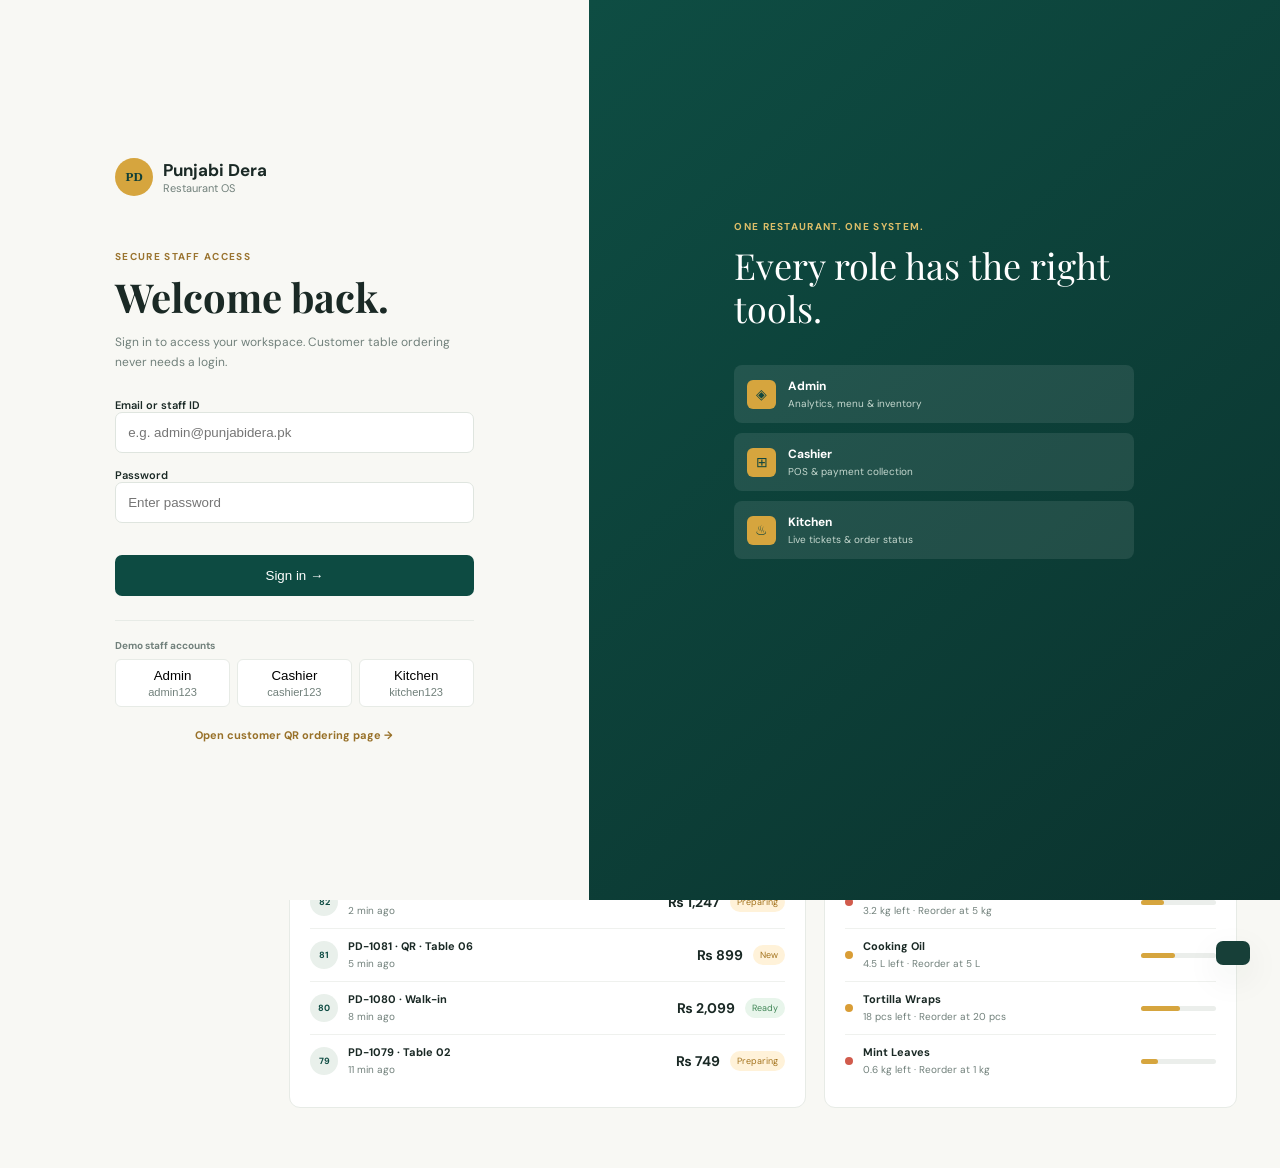
<file: punjabi-dera-complete-restaurant-management-demo/index.html>
<!doctype html>
<html lang="en">
<head>
  <meta charset="UTF-8" />
  <meta name="viewport" content="width=device-width, initial-scale=1.0" />
  <title>Punjabi Dera | Restaurant OS Demo</title>
  <link rel="preconnect" href="https://fonts.googleapis.com">
  <link rel="preconnect" href="https://fonts.gstatic.com" crossorigin>
  <link href="https://fonts.googleapis.com/css2?family=DM+Sans:wght@400;500;600;700&family=Playfair+Display:wght@600;700&display=swap" rel="stylesheet">
  <link rel="stylesheet" href="style.css" />
</head>
<body>
  <section class="auth-screen" id="authScreen">
    <div class="auth-panel">
      <div class="auth-brand"><div class="brand-mark">PD</div><div><strong>Punjabi Dera</strong><span>Restaurant OS</span></div></div>
      <div class="auth-copy"><span class="tag">SECURE STAFF ACCESS</span><h1>Welcome back.</h1><p>Sign in to access your workspace. Customer table ordering never needs a login.</p></div>
      <form id="loginForm"><label>Email or staff ID<input id="loginUser" autocomplete="username" placeholder="e.g. admin@punjabidera.pk" required></label><label>Password<input id="loginPass" type="password" autocomplete="current-password" placeholder="Enter password" required></label><p class="auth-error" id="authError"></p><button class="auth-submit" type="submit">Sign in <span>→</span></button></form>
      <div class="demo-accounts"><b>Demo staff accounts</b><button type="button" class="demo-login" data-user="admin@punjabidera.pk">Admin <small>admin123</small></button><button type="button" class="demo-login" data-user="cashier@punjabidera.pk">Cashier <small>cashier123</small></button><button type="button" class="demo-login" data-user="kitchen@punjabidera.pk">Kitchen <small>kitchen123</small></button></div>
      <a class="customer-link" href="customer.html">Open customer QR ordering page →</a>
    </div>
    <div class="auth-visual"><div class="auth-visual-content"><span class="tag">ONE RESTAURANT. ONE SYSTEM.</span><h2>Every role has the right tools.</h2><div class="role-cards"><div><i>◈</i><span><b>Admin</b><small>Analytics, menu & inventory</small></span></div><div><i>⊞</i><span><b>Cashier</b><small>POS & payment collection</small></span></div><div><i>♨</i><span><b>Kitchen</b><small>Live tickets & order status</small></span></div></div></div></div>
  </section>
  <div class="app-shell">
    <aside class="sidebar">
      <div class="brand"><div class="brand-mark">PD</div><div><strong>Punjabi Dera</strong><span>Restaurant OS</span></div></div>
      <nav>
        <button class="nav-link active" data-view="dashboard" data-roles="admin,cashier"><i>⌂</i> Overview</button>
        <button class="nav-link" data-view="pos" data-roles="admin,cashier"><i>⊞</i> Point of Sale</button>
        <button class="nav-link" data-view="orders" data-roles="admin,cashier,kitchen"><i>◴</i> Live Orders <b id="orderBadge">6</b></button>
        <button class="nav-link" data-view="ledgers" data-roles="admin,cashier"><i>₨</i> Ledgers</button>
        <button class="nav-link" data-view="inventory" data-roles="admin"><i>▤</i> Inventory</button>
        <button class="nav-link" data-view="tables" data-roles="admin,cashier"><i>▦</i> Table manager</button>
        <button class="nav-link" data-view="qr" data-roles="admin,cashier"><i>▦</i> QR Ordering</button>
        <button class="nav-link" data-view="menu" data-roles="admin"><i>☷</i> Menu Manager</button>
        <button class="nav-link" data-view="reviews" data-roles="admin"><i>★</i> Guest Ratings</button>
      </nav>
      <div class="sidebar-bottom"><div class="venue"><span class="online-dot"></span><div><strong>Punjabi Dera, Gujrat</strong><small>Open · 11:00 AM – 12:00 AM</small></div></div><button class="help" id="logoutButton">↪ &nbsp; Sign out</button></div>
    </aside>
    <main>
      <header><div><p id="eyebrow">FRIDAY, 31 JULY</p><h1 id="pageTitle">Good afternoon, Ahsan <span>✦</span></h1></div><div class="header-actions"><button class="role-chip" id="currentRole">Administrator</button><button class="icon-btn" title="Notifications">♧<em></em></button><button class="profile" id="profileInitials">AE</button></div></header>

      <section class="view active" id="dashboard">
        <div class="hero-card"><div><div class="tag">TODAY AT A GLANCE</div><h2>Service is moving smoothly.</h2><p>Keep the momentum going — 6 orders are in the kitchen.</p><button class="gold-btn" data-open="pos">Open POS <span>→</span></button></div><div class="hero-art"><div class="plate">♨</div><div class="order-pulse"><b>6</b><span>orders<br>in progress</span></div></div></div>
        <div class="metrics"><article><span class="metric-icon amber">₨</span><p>Today’s sales</p><h3>₨ 42,860</h3><small class="up">↑ 18.4% <i>vs. yesterday</i></small></article><article><span class="metric-icon green">⌁</span><p>Orders</p><h3>36</h3><small class="up">↑ 12.5% <i>vs. yesterday</i></small></article><article><span class="metric-icon pink">★</span><p>Guest rating</p><h3>4.8 <i>/ 5</i></h3><small>Based on 128 reviews</small></article><article><span class="metric-icon blue">▤</span><p>Low stock items</p><h3 class="warning-text">4</h3><small class="warning-text">Needs your attention</small></article></div>
        <div class="dashboard-grid"><article class="panel sales-panel"><div class="panel-head"><div><h3>Sales performance</h3><p>Revenue for the last 7 days</p></div><button class="select">This week⌄</button></div><div class="chart"><div class="chart-labels"><span>₨45k</span><span>₨30k</span><span>₨15k</span><span>₨0</span></div><svg viewBox="0 0 600 210" preserveAspectRatio="none"><defs><linearGradient id="fill" x1="0" x2="0" y1="0" y2="1"><stop stop-color="#dcae4a" stop-opacity=".3"/><stop offset="1" stop-color="#dcae4a" stop-opacity="0"/></linearGradient></defs><path class="gridline" d="M0 15H600M0 75H600M0 135H600M0 195H600"/><path d="M0 170 C35 160 42 125 82 139 S135 97 170 115 S218 150 254 105 S315 74 350 91 S400 117 430 68 S495 98 526 43 S564 55 600 21 L600 210 L0 210Z" fill="url(#fill)"/><path class="line" d="M0 170 C35 160 42 125 82 139 S135 97 170 115 S218 150 254 105 S315 74 350 91 S400 117 430 68 S495 98 526 43 S564 55 600 21"/></svg><div class="days"><span>Sat</span><span>Sun</span><span>Mon</span><span>Tue</span><span>Wed</span><span>Thu</span><span>Fri</span></div></div></article>
          <article class="panel bestsellers"><div class="panel-head"><div><h3>Top sellers</h3><p>Today’s favourites</p></div><button class="text-btn" data-open="menu">View menu</button></div><div class="seller"><span class="food-emoji">🍗</span><div><b>Chicken Chargha Roll</b><small>22 sold</small></div><strong>₨ 6,578</strong></div><div class="seller"><span class="food-emoji">🍢</span><div><b>Malai Boti</b><small>18 sold</small></div><strong>₨ 5,382</strong></div><div class="seller"><span class="food-emoji">🍔</span><div><b>Zinger Burger</b><small>15 sold</small></div><strong>₨ 6,000</strong></div><div class="seller"><span class="food-emoji">🥙</span><div><b>Special Shawarma</b><small>12 sold</small></div><strong>₨ 6,588</strong></div></article>
        </div>
        <div class="dashboard-grid bottom-grid"><article class="panel orders-snapshot"><div class="panel-head"><div><h3>Recent orders</h3><p>Latest activity from all channels</p></div><button class="text-btn" data-open="orders">View all</button></div><div id="recentOrders"></div></article><article class="panel stock-alert"><div class="panel-head"><div><h3>Inventory alerts</h3><p>Items running low</p></div><button class="text-btn" data-open="inventory">Manage</button></div><div id="stockAlerts"></div></article></div>
      </section>

      <section class="view" id="pos"><div class="section-heading"><div><div class="tag">COUNTER TERMINAL</div><h2>Point of Sale</h2><p>Create an order, send it to the kitchen, and take payment.</p></div><div class="table-pill">Table <select id="tableSelect"><option>Walk-in</option><option>Table 01</option><option>Table 02</option><option>Table 03</option></select></div></div><div class="pos-layout"><div class="pos-menu"><div class="menu-toolbar"><div class="search">⌕ <input id="menuSearch" placeholder="Search the menu..." /></div><button class="category active" data-category="All">All</button><button class="category" data-category="BBQ">BBQ</button><button class="category" data-category="Rolls">Rolls</button><button class="category" data-category="Burgers">Burgers</button><button class="category" data-category="Paratha">Paratha</button><button class="category" data-category="Drinks">Drinks</button></div><div class="menu-grid" id="posMenu"></div></div><aside class="cart"><div class="cart-head"><div><h3>Current order</h3><p id="cartMeta">Walk-in · Dine in</p></div><button id="clearCart" class="text-btn">Clear</button></div><div id="cartItems" class="cart-items"><div class="empty-cart">Your order is empty.<br><span>Tap a menu item to add it.</span></div></div><div class="bill"><div><span>Subtotal</span><b id="subtotal">₨ 0</b></div><div><span>Service charge <small>(5%)</small></span><b id="service">₨ 0</b></div><div class="total"><span>Total</span><strong id="total">₨ 0</strong></div></div><div class="payment-choice"><button class="pay-mode active">Cash</button><button class="pay-mode">Card</button><button class="pay-mode">Online</button></div><button id="payButton" class="pay-btn">Charge ₨ 0 <span>→</span></button></aside></div></section>

      <section class="view" id="orders"><div class="section-heading"><div><div class="tag">KITCHEN & SERVICE</div><h2>Live orders</h2><p>Keep every ticket moving from the table to the kitchen.</p></div><button class="gold-btn" data-open="pos">+ New order</button></div><div class="order-tabs"><button class="active">All <b>6</b></button><button>New <b>2</b></button><button>Preparing <b>3</b></button><button>Ready <b>1</b></button></div><div class="kanban" id="kanban"></div></section>

      <section class="view" id="inventory"><div class="section-heading"><div><div class="tag">STOCK CONTROL</div><h2>Inventory</h2><p>Ingredient levels, costs, and reorder alerts in one place.</p></div><button class="gold-btn" id="addStock">+ Add stock item</button></div><div class="inventory-top"><article class="mini-stat"><span>₨</span><div><small>Inventory value</small><b>₨ 184,500</b></div></article><article class="mini-stat"><span>✓</span><div><small>In stock</small><b>28 items</b></div></article><article class="mini-stat danger"><span>!</span><div><small>Low stock</small><b>4 items</b></div></article><article class="mini-stat"><span>◷</span><div><small>Last updated</small><b>Just now</b></div></article></div><article class="panel table-panel"><div class="table-head"><div class="search small">⌕ <input id="stockSearch" placeholder="Search inventory..." /></div><button class="select">All categories⌄</button></div><table><thead><tr><th>ITEM</th><th>CATEGORY</th><th>IN STOCK</th><th>REORDER AT</th><th>UNIT COST</th><th>STATUS</th><th></th></tr></thead><tbody id="inventoryRows"></tbody></table></article></section>

      <section class="view" id="ledgers"><div class="section-heading"><div><div class="tag">FINANCE & RECONCILIATION</div><h2>POS ledgers</h2><p>Sales, payment, service-charge, and cash records created from completed orders.</p></div><button class="outline-btn" id="exportLedger">⇩ Export CSV</button></div><div class="ledger-balances" id="ledgerBalances"></div><article class="panel ledger-panel"><div class="ledger-toolbar"><div><h3>Journal entries</h3><p>Double-entry activity for the current service day</p></div><div><button class="select" id="ledgerFilter">All accounts⌄</button><button class="gold-btn" id="cashDrop">+ Cash drop</button></div></div><table><thead><tr><th>TIME / REF</th><th>ACCOUNT</th><th>DESCRIPTION</th><th>DEBIT</th><th>CREDIT</th><th>METHOD</th></tr></thead><tbody id="ledgerRows"></tbody></table></article><article class="panel ledger-notes"><h3>How this works</h3><div><span>1</span><p>Every paid POS ticket creates a sales and payment entry automatically.</p></div><div><span>2</span><p>Cash, card and online collections stay separate for end-of-day reconciliation.</p></div><div><span>3</span><p>Cash drops create a transfer from Cash on Hand to the Bank Deposit ledger.</p></div></article></section>

      <section class="view" id="tables"><div class="section-heading"><div><div class="tag">FLOOR & SEATING</div><h2>Table manager</h2><p>Add, remove, and monitor dining tables for every service area.</p></div><button class="gold-btn" id="addTable">+ Add table</button></div><div class="floor-summary" id="floorSummary"></div><div class="floor-tabs"><button class="active">Main dining</button><button>Family section</button><button>Outdoor</button></div><div class="tables-grid" id="tablesGrid"></div></section>

      <section class="view" id="qr"><div class="section-heading"><div><div class="tag">SELF-SERVICE ORDERING</div><h2>QR ordering</h2><p>Let guests scan, browse, and order straight from their table.</p></div><button class="outline-btn" id="printQr">⎙ Print QR sheet</button></div><div class="qr-layout"><article class="qr-showcase"><div class="qr-copy"><span class="tag">TABLE-SIDE MENU</span><h2>A better way to<br>take dine-in orders.</h2><p>Each table gets its own QR code. Guests order from their phone and the ticket lands directly in your POS.</p><div class="qr-features"><span>✓ No app needed</span><span>✓ Live menu & prices</span><span>✓ Direct to kitchen</span></div></div><div class="phone"><div class="phone-screen"><div class="mini-logo">PD</div><b>Punjabi Dera</b><small>Table 06</small><div class="mobile-dish">🍗</div><strong>Malai Boti</strong><span>₨ 299</span><button>Add to order</button></div></div></article><div class="table-qr-grid" id="qrTables"></div></div></section>

      <section class="view" id="menu"><div class="section-heading"><div><div class="tag">MENU & PRICING</div><h2>Menu manager</h2><p>Manage your customer menu and POS items.</p></div><button class="gold-btn" id="addMenu">+ Add menu item</button></div><div class="menu-summary"><span><b>48</b> active items</span><span><b>8</b> categories</span><span><b>4.8 ★</b> average item rating</span></div><div class="manager-grid" id="menuManager"></div></section>

      <section class="view" id="reviews"><div class="section-heading"><div><div class="tag">GUEST EXPERIENCE</div><h2>Guest ratings</h2><p>Feedback collected after QR and counter orders.</p></div><button class="outline-btn">↗ Invite feedback</button></div><div class="rating-summary"><article><div class="big-rating">4.8</div><div><div class="stars">★★★★★</div><b>Excellent</b><p>Based on 128 verified guest reviews</p></div></article><div class="rating-bars"><div><span>5 ★</span><i><b style="width:82%"></b></i><em>105</em></div><div><span>4 ★</span><i><b style="width:13%"></b></i><em>17</em></div><div><span>3 ★</span><i><b style="width:4%"></b></i><em>5</em></div><div><span>2 ★</span><i><b style="width:1%"></b></i><em>1</em></div></div></div><div class="reviews-grid"><article class="panel review"><div><span class="avatar">SK</span><b>Sana Khan</b><small>Today · QR order · Table 03</small><strong class="stars">★★★★★</strong></div><p>“The Malai Boti was incredibly tender and the table ordering was so easy. We’ll be back!”</p><span class="review-tag">Food quality</span></article><article class="panel review"><div><span class="avatar green-avatar">AH</span><b>Ali Hassan</b><small>Yesterday · Counter order</small><strong class="stars">★★★★★</strong></div><p>“Great family platter and quick service. Lovely atmosphere too.”</p><span class="review-tag">Service</span></article><article class="panel review"><div><span class="avatar orange-avatar">MF</span><b>Mahnoor Fatima</b><small>Yesterday · QR order · Table 07</small><strong class="stars">★★★★<i>★</i></strong></div><p>“Delicious food, especially the Chicken Chargha Roll. Very good value.”</p><span class="review-tag">Value</span></article></div></section>
    </main>
  </div>
  <div class="toast" id="toast"></div><div class="modal-backdrop" id="modal"><div class="modal"><button class="close-modal">×</button><div id="modalContent"></div></div></div>
  <link rel="stylesheet" href="ledger.css" />
  <script src="app.js"></script>
  <script src="auth.js"></script>
  <script src="ledger.js"></script>
  <link rel="stylesheet" href="restaurant.css" />
  <script src="restaurant.js"></script>
</body>
</html>
</file>
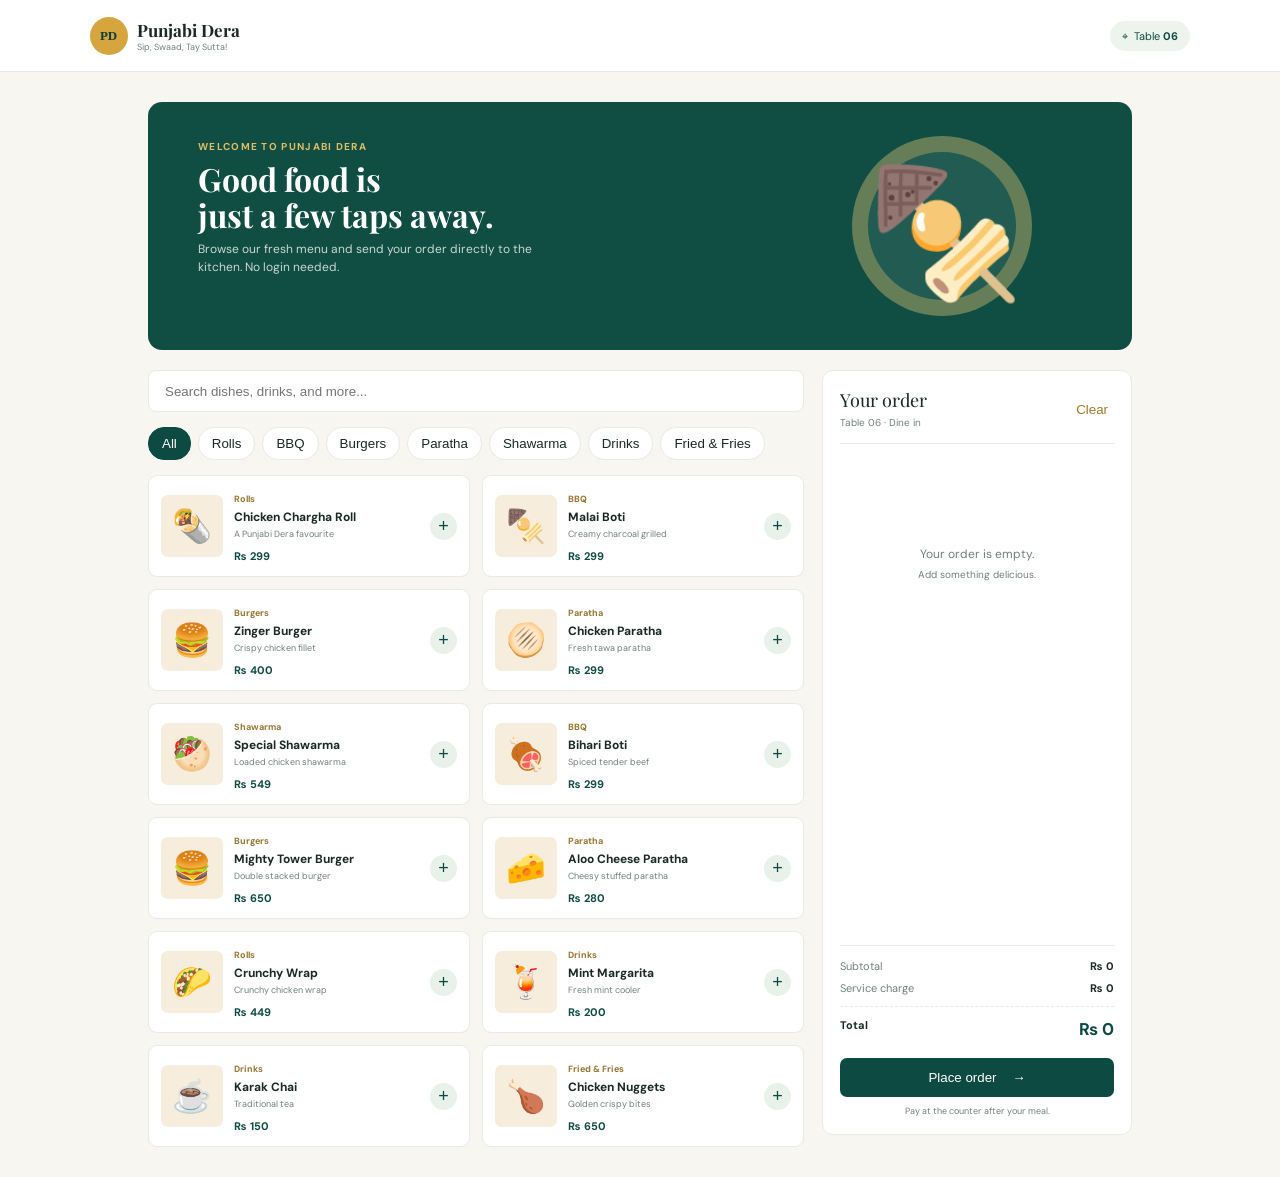
<file: punjabi-dera-complete-restaurant-management-demo/customer.html>
<!doctype html><html lang="en"><head><meta charset="UTF-8"><meta name="viewport" content="width=device-width, initial-scale=1.0"><title>Punjabi Dera | Order at your table</title><link rel="preconnect" href="https://fonts.googleapis.com"><link rel="preconnect" href="https://fonts.gstatic.com" crossorigin><link href="https://fonts.googleapis.com/css2?family=DM+Sans:wght@400;500;600;700&family=Playfair+Display:wght@600;700&display=swap" rel="stylesheet"><link rel="stylesheet" href="style.css"></head><body class="customer-body"><header class="customer-header"><div class="customer-logo"><div class="brand-mark">PD</div><span><b>Punjabi Dera</b><small>Sip, Swaad, Tay Sutta!</small></span></div><div class="table-indicator">⌖ &nbsp;Table <b id="tableNumber">06</b></div></header><main class="customer-main"><section class="customer-hero"><div><span class="tag">WELCOME TO PUNJABI DERA</span><h1>Good food is<br>just a few taps away.</h1><p>Browse our fresh menu and send your order directly to the kitchen. No login needed.</p></div><div class="customer-hero-art">🍢</div></section><section class="customer-content"><div class="customer-menu"><div class="customer-search"><input id="customerSearch" placeholder="Search dishes, drinks, and more..."></div><div class="customer-categories" id="customerCategories"></div><div class="customer-products" id="customerProducts"></div></div><aside class="customer-cart"><div class="customer-cart-head"><div><h2>Your order</h2><small>Table <span id="cartTable">06</span> · Dine in</small></div><button id="customerClear">Clear</button></div><div id="customerCartItems" class="customer-cart-items"><div class="empty-cart">Your order is empty.<br><span>Add something delicious.</span></div></div><div class="customer-total"><div><span>Subtotal</span><b id="customerSubtotal">₨ 0</b></div><div><span>Service charge</span><b id="customerService">₨ 0</b></div><div class="customer-grand"><span>Total</span><strong id="customerTotal">₨ 0</strong></div></div><button id="placeCustomerOrder" class="customer-order">Place order <span>→</span></button><p class="customer-note">Pay at the counter after your meal.</p></aside></section></main><div class="customer-mobile-cart" id="mobileCart">View order · <b>₨ 0</b></div><div class="modal-backdrop" id="customerModal"><div class="modal"><button class="close-modal">×</button><div id="customerModalContent"></div></div></div><script src="customer.js"></script></body></html>
</file>
<file: punjabi-dera-complete-restaurant-management-demo/style.css>
:root{--ink:#1a2925;--muted:#71807b;--line:#e7ebe6;--cream:#f8f8f4;--paper:#fff;--green:#0d4b42;--green2:#136454;--gold:#d6a53e;--pale:#edf5ef;--danger:#c65b42;--shadow:0 12px 35px rgba(17,47,39,.08)}*{box-sizing:border-box}body{margin:0;background:var(--cream);color:var(--ink);font:14px 'DM Sans',sans-serif}.app-shell{display:flex;min-height:100vh}.sidebar{width:246px;background:#103f38;color:#ecf2eb;padding:27px 17px;position:fixed;inset:0 auto 0 0;display:flex;flex-direction:column}.brand{display:flex;gap:10px;align-items:center;padding:0 10px 31px}.brand-mark,.mini-logo{height:38px;width:38px;border-radius:50%;display:grid;place-items:center;color:#103f38;background:var(--gold);font:bold 13px Georgia}.brand strong{display:block;font-size:16px}.brand span{font-size:11px;opacity:.65}nav{display:grid;gap:5px}.nav-link{border:0;color:#c2d1ca;background:none;padding:12px 11px;border-radius:8px;font:500 13px inherit;text-align:left;cursor:pointer;display:flex;align-items:center;gap:11px}.nav-link i{font-style:normal;font-size:19px;width:18px;text-align:center}.nav-link b{font-size:10px;border-radius:12px;background:var(--gold);color:#143c35;padding:2px 6px;margin-left:auto}.nav-link:hover,.nav-link.active{background:#1d5a50;color:#fff}.sidebar-bottom{margin-top:auto}.venue{border-top:1px solid #2b6259;padding:18px 10px;display:flex;align-items:center;gap:9px}.venue strong,.venue small{display:block;font-size:11px}.venue small{color:#adc1b9;font-size:10px;margin-top:3px}.online-dot{height:8px;width:8px;border-radius:50%;background:#72c77c}.help{border:0;background:none;color:#b4c8bf;padding:5px 10px;cursor:pointer}main{margin-left:246px;width:calc(100% - 246px);padding:33px 43px 60px;max-width:1700px}header,.section-heading,.panel-head,.cart-head,.table-head{display:flex;align-items:center;justify-content:space-between}#eyebrow,.tag{color:#9a7430;font-size:10px;font-weight:700;letter-spacing:1.3px;margin:0 0 6px}h1,h2,h3,p{margin-top:0}h1{font-family:'Playfair Display',serif;font-size:27px;margin-bottom:0}h1 span{color:var(--gold);font-size:20px}.header-actions{display:flex;gap:13px;align-items:center}.icon-btn,.profile{border:0;background:var(--paper);height:38px;width:38px;border-radius:50%;cursor:pointer;box-shadow:0 2px 8px #dfe5df;position:relative}.icon-btn em{position:absolute;height:6px;width:6px;border-radius:50%;background:#dc7359;right:9px;top:8px}.profile{background:var(--green);color:white;font-size:11px}.view{display:none;animation:in .28s ease}.view.active{display:block}@keyframes in{from{opacity:.5;transform:translateY(4px)}to{opacity:1;transform:none}}.hero-card{height:218px;background:var(--green);margin-top:29px;border-radius:13px;color:white;padding:31px 40px;display:flex;justify-content:space-between;overflow:hidden}.hero-card .tag{color:#d8b662}.hero-card h2,.section-heading h2,.qr-showcase h2{font-family:'Playfair Display',serif;font-size:27px;margin:0 0 7px}.hero-card p{color:#c5d7cc;margin-bottom:19px}.gold-btn,.pay-btn{border:0;background:var(--gold);color:#193e35;border-radius:7px;padding:11px 15px;font:700 12px inherit;cursor:pointer}.gold-btn span,.pay-btn span{margin-left:12px;font-size:17px}.hero-art{position:relative;width:300px}.plate{border:22px solid #e4c16c;background:#f6e3a8;height:180px;width:180px;border-radius:50%;position:absolute;right:8px;top:-12px;color:#9d5f22;font-size:76px;text-align:center;line-height:134px;box-shadow:0 0 0 19px rgba(255,255,255,.09)}.order-pulse{position:absolute;bottom:5px;left:10px;background:#fff;color:var(--ink);border-radius:9px;padding:10px 15px;display:flex;gap:8px;align-items:center;box-shadow:var(--shadow)}.order-pulse b{font-size:25px;color:var(--green)}.order-pulse span{font-size:10px}.metrics{display:grid;grid-template-columns:repeat(4,1fr);gap:16px;margin:20px 0}.metrics article,.mini-stat{background:var(--paper);border:1px solid var(--line);border-radius:10px;padding:17px;position:relative}.metric-icon{height:29px;width:29px;border-radius:7px;display:grid;place-items:center;font-weight:bold;position:absolute;right:16px;top:16px}.amber{background:#fbf3df;color:#bd8b1d}.green{background:#e7f3e9;color:#4d9a55}.pink{background:#f8e9eb;color:#cb747c}.blue{background:#e7f0f5;color:#5689a8}.metrics p{color:var(--muted);font-size:11px;margin:2px 0 8px}.metrics h3{font-size:21px;margin:0 0 5px}.metrics h3 i{font-size:11px;color:var(--muted);font-weight:400}.metrics small{color:var(--muted);font-size:10px}.metrics small i{color:var(--muted);font-style:normal}.up{color:#4f9b65!important}.warning-text{color:var(--danger)!important}.dashboard-grid{display:grid;grid-template-columns:1.55fr 1fr;gap:18px;margin-top:18px}.panel{background:var(--paper);border:1px solid var(--line);border-radius:11px;padding:20px}.panel h3{font-size:14px;margin-bottom:4px}.panel p{font-size:11px;color:var(--muted);margin-bottom:0}.select,.outline-btn{border:1px solid var(--line);border-radius:6px;background:white;font:11px inherit;padding:8px 10px;color:var(--ink);cursor:pointer}.chart{height:220px;margin-top:17px;position:relative;padding-left:38px}.chart svg{width:100%;height:180px}.gridline{stroke:#edf0ed;stroke-width:1}.line{fill:none;stroke:var(--gold);stroke-width:3}.chart-labels{position:absolute;left:0;height:185px;display:flex;flex-direction:column;justify-content:space-between;font-size:10px;color:#a0aaa5}.days{display:flex;justify-content:space-between;color:#9aa49f;font-size:10px}.bestsellers{padding-bottom:11px}.seller{display:flex;align-items:center;gap:10px;padding:12px 0;border-bottom:1px solid #eff1ee}.seller:last-child{border:0}.food-emoji{background:#f6f0e4;height:34px;width:34px;border-radius:7px;display:grid;place-items:center;font-size:18px}.seller div{flex:1}.seller b{font-size:11px;display:block}.seller small{font-size:10px;color:var(--muted)}.seller strong{font-size:11px}.text-btn{border:0;background:none;color:#a27625;font-weight:700;font-size:11px;cursor:pointer}.bottom-grid{grid-template-columns:1.25fr 1fr}.recent-row,.stock-row{display:flex;align-items:center;padding:10px 0;border-bottom:1px solid #eff1ee;gap:10px}.recent-row:last-child,.stock-row:last-child{border:0}.initials{background:#e9f0eb;color:var(--green);height:28px;width:28px;border-radius:50%;display:grid;place-items:center;font-weight:bold;font-size:9px}.recent-row div{flex:1}.recent-row b,.stock-row b{font-size:11px;display:block}.recent-row small,.stock-row small{font-size:10px;color:var(--muted)}.badge{font-size:9px;padding:4px 7px;border-radius:12px;background:#fff2d9;color:#a3731d}.badge.ready{background:#e8f5eb;color:#418657}.stock-row>span{height:8px;width:8px;border-radius:50%;background:#d99d36}.stock-row>span.red{background:#d15b4c}.progress{height:5px;width:75px;background:#ebeeeb;border-radius:3px;margin-left:auto}.progress i{display:block;height:100%;background:#d6a53e;border-radius:3px}.section-heading{margin-top:30px;margin-bottom:23px}.section-heading h2{margin-bottom:5px}.section-heading p{margin:0;color:var(--muted);font-size:12px}.table-pill{background:#ecf1ed;border-radius:7px;padding:7px 10px;font-weight:600;font-size:11px}.table-pill select{border:0;background:transparent;font:inherit;font-weight:500;outline:none}.pos-layout{display:grid;grid-template-columns:1fr 315px;gap:18px}.pos-menu{background:#fff;border:1px solid var(--line);border-radius:11px;padding:15px}.menu-toolbar{display:flex;gap:8px;align-items:center;border-bottom:1px solid var(--line);padding-bottom:14px;overflow:auto}.search{background:#f5f7f5;border-radius:6px;padding:8px 10px;color:#9ca6a0;min-width:185px}.search input{border:0;background:transparent;outline:0;font:11px inherit;width:130px}.category{border:0;background:#f3f5f2;padding:8px 12px;border-radius:6px;font:11px inherit;cursor:pointer;white-space:nowrap}.category.active{background:#154f45;color:white}.menu-grid{display:grid;grid-template-columns:repeat(3,1fr);gap:12px;padding-top:15px}.product{border:1px solid #e9ece8;border-radius:8px;padding:10px;cursor:pointer;transition:.2s;position:relative}.product:hover{box-shadow:0 5px 15px #e1e7e1;transform:translateY(-2px)}.product .product-art{height:72px;border-radius:6px;background:#f4ecdc;display:grid;place-items:center;font-size:37px;margin-bottom:9px}.product b{font-size:11px;display:block}.product small{font-size:10px;color:var(--muted);display:block;margin-top:2px}.product strong{font-size:11px;display:block;margin-top:8px}.add-circle{position:absolute;right:9px;bottom:7px;border:0;border-radius:50%;height:22px;width:22px;background:var(--green);color:#fff;font-size:16px;cursor:pointer}.cart{background:#fff;border:1px solid var(--line);border-radius:11px;padding:18px;display:flex;flex-direction:column;min-height:600px}.cart-head{padding-bottom:13px;border-bottom:1px solid var(--line)}.cart h3{margin:0;font-size:14px}.cart p{font-size:10px;color:var(--muted);margin:4px 0 0}.cart-items{flex:1;padding:5px 0}.empty-cart{text-align:center;margin-top:100px;color:var(--muted);font-size:12px;line-height:1.7}.empty-cart span{font-size:10px}.cart-row{display:grid;grid-template-columns:1fr auto;gap:6px;padding:11px 0;border-bottom:1px solid #eff1ee}.cart-row b{font-size:11px}.cart-row small{font-size:10px;color:var(--muted)}.qty{display:flex;gap:8px;align-items:center;margin-top:5px}.qty button{height:18px;width:18px;border:1px solid var(--line);background:white;border-radius:4px;cursor:pointer}.qty span{font-size:10px}.cart-row strong{font-size:11px}.bill{border-top:1px solid var(--line);padding-top:12px}.bill>div{display:flex;justify-content:space-between;margin:8px 0;color:var(--muted);font-size:11px}.bill b{color:var(--ink)}.bill .total{border-top:1px dashed var(--line);padding-top:12px;margin-top:12px;color:var(--ink);font-weight:700}.total strong{font-size:18px;color:var(--green)}.payment-choice{display:grid;grid-template-columns:repeat(3,1fr);gap:5px;margin:15px 0}.pay-mode{border:1px solid var(--line);background:#fff;border-radius:5px;padding:7px 2px;font:10px inherit;cursor:pointer}.pay-mode.active{border-color:var(--green);background:#eaf3ee;color:var(--green);font-weight:bold}.pay-btn{width:100%;padding:12px;background:var(--green);color:#fff}.kanban{display:grid;grid-template-columns:repeat(3,1fr);gap:18px}.kanban-col{background:#edf1ee;border-radius:10px;padding:12px;min-height:420px}.kanban-title{display:flex;justify-content:space-between;align-items:center;margin-bottom:12px;font-size:12px;font-weight:bold}.kanban-title span{background:white;padding:3px 7px;border-radius:10px;font-size:10px}.order-card{background:white;border-radius:8px;padding:13px;margin-bottom:10px;box-shadow:0 3px 8px rgba(20,56,43,.04);border-left:3px solid var(--gold)}.order-card .order-top{display:flex;justify-content:space-between;font-size:11px;margin-bottom:9px}.order-card small{font-size:10px;color:var(--muted);display:block;line-height:1.6}.order-card footer{border-top:1px solid var(--line);margin-top:9px;padding-top:8px;display:flex;justify-content:space-between;font-size:10px;color:var(--muted)}.order-card button{border:0;background:#eaf3ee;color:var(--green);padding:5px 7px;border-radius:4px;font-size:9px;cursor:pointer}.inventory-top{display:grid;grid-template-columns:repeat(4,1fr);gap:13px;margin-bottom:18px}.mini-stat{display:flex;gap:10px;align-items:center;padding:13px}.mini-stat>span{height:30px;width:30px;background:#e7f1e9;color:var(--green);display:grid;place-items:center;border-radius:7px;font-weight:bold}.mini-stat small,.mini-stat b{display:block}.mini-stat small{font-size:10px;color:var(--muted);margin-bottom:3px}.mini-stat b{font-size:13px}.mini-stat.danger>span{background:#fff0eb;color:var(--danger)}.table-panel{padding:0;overflow:hidden}.table-head{padding:14px 17px;border-bottom:1px solid var(--line)}.search.small{min-width:210px}table{width:100%;border-collapse:collapse;text-align:left}th{font-size:9px;color:#87918d;font-weight:700;padding:13px 17px;background:#fbfcfb}td{padding:13px 17px;border-top:1px solid #f0f2f0;font-size:11px}td b{display:block}td small{font-size:10px;color:var(--muted)}.stock-num{font-weight:bold}.status{font-size:9px;padding:4px 7px;border-radius:10px;background:#e6f4e8;color:#408457}.status.low{background:#fff2de;color:#b57b16}.status.critical{background:#fdebe6;color:#ba5646}.dots{letter-spacing:2px;color:#73807a}.qr-layout{display:grid;grid-template-columns:1.05fr 1fr;gap:18px}.qr-showcase{min-height:380px;border-radius:12px;background:#0e5046;overflow:hidden;padding:37px;color:white;display:flex;position:relative}.qr-copy{width:58%;z-index:1}.qr-copy .tag{color:#d8b86a}.qr-copy h2{font-size:30px;margin-top:14px}.qr-copy p{color:#c4d5cc;line-height:1.65;font-size:12px}.qr-features{display:grid;gap:10px;margin-top:20px;font-size:11px}.phone{position:absolute;right:31px;bottom:-38px;width:180px;height:325px;border:9px solid #182320;background:#fafcf8;border-radius:26px;padding:12px}.phone-screen{text-align:center;color:var(--ink);font-size:10px}.phone-screen .mini-logo{height:27px;width:27px;margin:auto;font-size:9px}.phone-screen>b,.phone-screen small{display:block;margin:5px}.phone-screen small{color:var(--muted)}.mobile-dish{background:#f7ead0;border-radius:9px;margin:14px 0 6px;height:94px;display:grid;place-items:center;font-size:48px}.phone-screen strong,.phone-screen span{display:block;font-size:10px;margin:3px}.phone-screen button{margin-top:10px;border:0;background:var(--green);color:#fff;border-radius:4px;font-size:9px;padding:7px 15px}.table-qr-grid{display:grid;grid-template-columns:repeat(2,1fr);gap:13px}.qr-card{background:#fff;border:1px solid var(--line);border-radius:10px;padding:15px;display:flex;gap:13px;align-items:center;cursor:pointer}.fake-qr{width:65px;height:65px;background:repeating-linear-gradient(90deg,#192926 0 4px,#fff 4px 7px),repeating-linear-gradient(#192926 0 4px,#fff 4px 7px);background-blend-mode:multiply;position:relative}.fake-qr:before,.fake-qr:after{content:'';position:absolute;width:16px;height:16px;border:4px solid #192926;background:white}.fake-qr:before{left:4px;top:4px}.fake-qr:after{right:4px;bottom:4px}.qr-card b,.qr-card small{display:block}.qr-card b{font-size:12px}.qr-card small{font-size:10px;color:var(--muted);margin:4px 0 8px}.qr-card span{font-size:9px;color:var(--green);font-weight:bold}.menu-summary{background:#e8f1e9;border-radius:8px;padding:12px 17px;display:flex;gap:35px;font-size:11px;margin-bottom:18px}.menu-summary b{color:var(--green)}.manager-grid{display:grid;grid-template-columns:repeat(3,1fr);gap:14px}.manager-item{background:white;border:1px solid var(--line);padding:15px;border-radius:9px;display:flex;gap:12px;align-items:center}.manager-item .product-art{width:50px;height:50px;margin:0;font-size:28px}.manager-item div:nth-child(2){flex:1}.manager-item b,.manager-item small{display:block}.manager-item b{font-size:12px}.manager-item small{color:var(--muted);font-size:10px;margin:3px 0}.manager-item strong{font-size:11px;color:var(--green)}.manager-item button{border:0;background:none;color:#9aa39f;cursor:pointer;font-size:16px}.rating-summary{background:#fff;border:1px solid var(--line);border-radius:11px;padding:27px;display:grid;grid-template-columns:1fr 1.2fr;margin-bottom:18px}.rating-summary article{display:flex;gap:17px;align-items:center;border-right:1px solid var(--line)}.big-rating{font-family:'Playfair Display';font-size:55px;color:var(--green)}.stars{color:#d5a63d;letter-spacing:1px}.stars i{color:#d9deda;font-style:normal}.rating-summary b{font-size:12px}.rating-summary p{font-size:10px;color:var(--muted);margin:3px 0}.rating-bars{padding-left:35px;display:grid;gap:11px}.rating-bars div{display:grid;grid-template-columns:30px 1fr 22px;gap:9px;align-items:center;font-size:10px}.rating-bars i{height:7px;background:#eef0ee;border-radius:8px}.rating-bars i b{display:block;background:#d6a53e;height:100%;border-radius:8px}.rating-bars em{font-style:normal;color:var(--muted)}.reviews-grid{display:grid;grid-template-columns:repeat(3,1fr);gap:15px}.review>div{display:grid;grid-template-columns:34px 1fr auto;gap:9px;align-items:center}.avatar{grid-row:span 2;height:34px;width:34px;border-radius:50%;display:grid;place-items:center;background:#efe6db;color:#a37525;font-size:9px;font-weight:bold}.green-avatar{background:#e1efea;color:var(--green)}.orange-avatar{background:#fae8de;color:#c5683d}.review b{font-size:11px}.review small{font-size:9px;color:var(--muted)}.review .stars{font-size:10px}.review p{margin:15px 0 12px;color:#495a54;line-height:1.55;font-size:11px}.review-tag{background:#eff4ef;color:#64806e;padding:4px 7px;border-radius:9px;font-size:9px}.toast{position:fixed;bottom:25px;right:30px;background:#173f38;color:white;border-radius:7px;padding:12px 17px;box-shadow:var(--shadow);transform:translateY(90px);transition:.25s;z-index:5}.toast.show{transform:none}.modal-backdrop{position:fixed;inset:0;background:rgba(13,35,29,.43);z-index:6;display:none;place-items:center}.modal-backdrop.open{display:grid}.modal{width:min(420px,90vw);background:#fff;border-radius:13px;padding:30px;position:relative;box-shadow:var(--shadow)}.close-modal{position:absolute;right:14px;top:10px;border:0;background:none;font-size:24px;cursor:pointer}.modal h2{font-family:'Playfair Display';margin:0 0 9px}.modal p{color:var(--muted);line-height:1.6}.receipt{margin:18px 0;padding:14px;background:#f7f8f5;border-radius:6px;line-height:1.8;font-size:12px}.modal .gold-btn{width:100%}@media(max-width:1000px){.sidebar{width:70px;padding:20px 8px}.brand{padding:0 7px 28px}.brand>div:last-child,.nav-link:not(.active)::after,.nav-link{font-size:0}.brand-mark{height:36px;width:36px}.nav-link{justify-content:center;padding:12px 5px}.nav-link i{font-size:19px}.nav-link b{position:absolute;margin:0 0 15px 21px}.sidebar-bottom{display:none}main{margin-left:70px;width:calc(100% - 70px);padding:25px}.metrics{grid-template-columns:repeat(2,1fr)}.menu-grid{grid-template-columns:repeat(2,1fr)}}@media(max-width:720px){main{padding:18px;margin-left:0;width:100%}.sidebar{display:none}.hero-card{padding:25px;height:200px}.hero-art{display:none}.dashboard-grid,.bottom-grid,.pos-layout,.kanban,.qr-layout{grid-template-columns:1fr}.bestsellers{display:none}.metrics{gap:9px}.section-heading{align-items:flex-end}.inventory-top,.reviews-grid{grid-template-columns:repeat(2,1fr)}.qr-showcase{min-height:350px}.table-qr-grid{grid-template-columns:1fr}.menu-grid{grid-template-columns:repeat(2,1fr)}.rating-summary{grid-template-columns:1fr;gap:20px}.rating-summary article{border-right:0;border-bottom:1px solid var(--line);padding-bottom:15px}.rating-bars{padding-left:0}.manager-grid{grid-template-columns:1fr}table{min-width:700px}.table-panel{overflow:auto}.hero-card h2{font-size:24px}}
.auth-screen{position:fixed;inset:0;z-index:20;background:#f8f8f4;display:grid;grid-template-columns:minmax(430px,46%) 1fr}.auth-screen.hidden{display:none}.auth-panel{padding:8vh 9vw;max-width:640px;margin:auto;width:100%}.auth-brand{display:flex;gap:10px;align-items:center;margin-bottom:50px}.auth-brand strong,.auth-brand span{display:block}.auth-brand strong{font-size:17px}.auth-brand span{font-size:11px;color:var(--muted)}.auth-copy h1{font-size:40px;margin:6px 0 10px}.auth-copy p{color:var(--muted);line-height:1.65;font-size:12px;margin-bottom:26px}.auth-panel label{display:block;font-weight:600;font-size:11px;margin:15px 0 6px}.auth-panel input{width:100%;border:1px solid #dfe5df;border-radius:7px;background:#fff;padding:12px;font:12px inherit;outline:none}.auth-error{color:var(--danger);font-size:11px;min-height:15px;margin:9px 0 0}.auth-submit{width:100%;margin-top:8px;border:0;border-radius:7px;background:var(--green);color:#fff;padding:13px;font:700 12px inherit;cursor:pointer}.demo-accounts{display:grid;grid-template-columns:repeat(3,1fr);gap:7px;border-top:1px solid var(--line);margin-top:24px;padding-top:18px}.demo-accounts>b{grid-column:1/-1;font-size:10px;color:var(--muted)}.demo-login{background:#fff;border:1px solid var(--line);border-radius:6px;padding:8px 3px;font:600 10px inherit;cursor:pointer}.demo-login small{display:block;font-weight:400;color:var(--muted);margin-top:3px}.customer-link{display:block;text-align:center;color:#987129;font-size:11px;text-decoration:none;font-weight:bold;margin-top:21px}.auth-visual{background:linear-gradient(140deg,#0e4d43,#0b332e);color:white}.auth-visual-content{max-width:480px;margin:24vh auto;padding:0 40px}.auth-visual .tag{color:#ddbe69}.auth-visual h2{font:36px 'Playfair Display';line-height:1.2;margin:10px 0 35px}.role-cards{display:grid;gap:10px}.role-cards>div{display:flex;align-items:center;gap:12px;background:rgba(255,255,255,.09);padding:13px;border-radius:8px}.role-cards i{height:29px;width:29px;display:grid;place-items:center;background:#d6a53e;color:#13473f;border-radius:6px;font-style:normal}.role-cards b,.role-cards small{display:block}.role-cards b{font-size:12px}.role-cards small{font-size:10px;color:#c5d8cf;margin-top:3px}.role-chip{border:1px solid #dce6df;background:#ecf5ed;color:#31705a;border-radius:15px;padding:5px 9px;font:700 10px inherit}.customer-body{background:#f7f6f1}.customer-header{height:72px;padding:0 max(20px,7vw);background:#fff;display:flex;align-items:center;justify-content:space-between;border-bottom:1px solid var(--line)}.customer-logo{display:flex;align-items:center;gap:9px}.customer-logo b,.customer-logo small{display:block}.customer-logo b{font-family:'Playfair Display';font-size:17px}.customer-logo small{font-size:9px;color:var(--muted)}.table-indicator{border-radius:20px;background:#edf4ee;color:var(--green);padding:8px 12px;font-size:11px}.customer-main{max-width:1200px;margin:auto;padding:30px 25px}.customer-hero{background:#104e44;border-radius:14px;color:white;padding:34px 50px;min-height:210px;display:flex;justify-content:space-between}.customer-hero .tag{color:#e0bd66}.customer-hero h1{font-size:32px;line-height:1.12;margin:7px 0}.customer-hero p{font-size:12px;line-height:1.5;color:#c8d8d0;max-width:370px}.customer-hero-art{font-size:125px;display:grid;place-items:center;background:rgba(255,255,255,.08);height:180px;width:180px;border:16px solid rgba(230,193,100,.35);border-radius:50%;margin-right:50px}.customer-content{display:grid;grid-template-columns:1fr 310px;gap:18px;margin-top:20px}.customer-menu{min-width:0}.customer-search{background:white;border:1px solid var(--line);border-radius:8px;padding:11px 14px}.customer-search input{width:100%;border:0;outline:none;font:12px inherit}.customer-categories{display:flex;gap:7px;overflow:auto;padding:15px 0}.customer-categories button{border:1px solid var(--line);background:white;color:var(--ink);padding:8px 13px;border-radius:16px;font:11px inherit;white-space:nowrap;cursor:pointer}.customer-categories button.active{background:var(--green);color:#fff;border-color:var(--green)}.customer-products{display:grid;grid-template-columns:repeat(2,1fr);gap:12px}.customer-product{background:white;border:1px solid var(--line);border-radius:9px;padding:12px;display:flex;gap:11px;align-items:center}.customer-product-art{height:62px;width:62px;flex:none;background:#f6eddd;border-radius:7px;display:grid;place-items:center;font-size:32px}.customer-product>div:nth-child(2){flex:1}.customer-product small{font-size:9px;color:#9a7430;font-weight:bold}.customer-product h3{font-size:12px;margin:3px 0}.customer-product p{font-size:9px;color:var(--muted);margin:0 0 6px}.customer-product b{font-size:11px;color:var(--green)}.customer-product button{border:0;background:#e8f2eb;color:var(--green);height:27px;width:27px;border-radius:50%;font-size:18px;cursor:pointer}.customer-cart{background:white;border:1px solid var(--line);border-radius:11px;padding:17px;min-height:410px;display:flex;flex-direction:column;height:calc(100vh - 135px);position:sticky;top:20px}.customer-cart-head{display:flex;justify-content:space-between;border-bottom:1px solid var(--line);padding-bottom:13px}.customer-cart h2{font:18px 'Playfair Display';margin:0}.customer-cart small{font-size:10px;color:var(--muted)}.customer-cart-head button{border:0;background:none;color:#a47827;font:700 10px inherit;cursor:pointer}.customer-cart-items{flex:1}.customer-cart-row{display:flex;justify-content:space-between;align-items:center;padding:12px 0;border-bottom:1px solid #edf0ed}.customer-cart-row b,.customer-cart-row small{display:block}.customer-cart-row b{font-size:11px}.customer-cart-row small{font-size:10px;color:var(--muted);margin-top:3px}.customer-qty{display:flex;align-items:center;gap:7px}.customer-qty button{border:1px solid var(--line);background:white;height:20px;width:20px;border-radius:4px;cursor:pointer}.customer-qty span{font-size:10px}.customer-total{border-top:1px solid var(--line);padding-top:9px}.customer-total>div{display:flex;justify-content:space-between;font-size:11px;color:var(--muted);padding:4px 0}.customer-total b{color:var(--ink)}.customer-total .customer-grand{border-top:1px dashed var(--line);margin-top:7px;padding-top:11px;color:var(--ink);font-weight:bold}.customer-grand strong{color:var(--green);font-size:17px}.customer-order{background:var(--green);color:white;border:0;border-radius:7px;width:100%;padding:12px;margin-top:14px;font:700 12px inherit;cursor:pointer}.customer-order span{margin-left:12px}.customer-note{text-align:center;font-size:9px!important;margin:8px 0 0!important;color:var(--muted)}.customer-mobile-cart{display:none}@media(max-width:720px){.auth-screen{grid-template-columns:1fr}.auth-visual{display:none}.auth-panel{padding:35px 27px}.auth-brand{margin-bottom:35px}.auth-copy h1{font-size:32px}.customer-header{padding:0 18px}.customer-main{padding:18px}.customer-hero{padding:26px;min-height:180px}.customer-hero h1{font-size:27px}.customer-hero-art{display:none}.customer-content{grid-template-columns:1fr}.customer-products{grid-template-columns:1fr}.customer-cart{position:static;height:auto;min-height:300px}.customer-mobile-cart{display:block;position:fixed;bottom:15px;left:20px;right:20px;background:var(--green);color:#fff;padding:13px 16px;border-radius:8px;z-index:5;font-size:12px}}
</file>
<file: punjabi-dera-complete-restaurant-management-demo/ledger.css>
.ledger-balances{display:grid;grid-template-columns:repeat(4,1fr);gap:14px;margin-bottom:18px}.ledger-balance{background:#fff;border:1px solid var(--line);border-radius:10px;padding:17px}.ledger-balance small{display:block;color:var(--muted);font-size:10px;margin-bottom:8px}.ledger-balance strong{font-size:20px}.ledger-balance span{display:inline-block;margin-top:8px;font-size:9px;color:#4b9560;background:#edf6ee;border-radius:10px;padding:3px 6px}.ledger-panel{padding:0;overflow:auto}.ledger-toolbar{display:flex;justify-content:space-between;align-items:center;padding:18px}.ledger-toolbar h3{font-size:14px;margin:0 0 4px}.ledger-toolbar p{font-size:10px;color:var(--muted);margin:0}.ledger-toolbar>div:last-child{display:flex;gap:8px}.ledger-panel table{min-width:760px}.ledger-panel td:nth-child(4),.ledger-panel td:nth-child(5){font-weight:700}.ledger-ref{font-size:10px;color:var(--muted);display:block;margin-top:3px}.ledger-notes{margin-top:18px;display:grid;grid-template-columns:170px repeat(3,1fr);align-items:center;gap:16px}.ledger-notes h3{margin:0;font-size:13px}.ledger-notes>div{display:flex;gap:8px;align-items:flex-start}.ledger-notes span{background:#e9f2eb;color:var(--green);height:21px;width:21px;border-radius:50%;display:grid;place-items:center;flex:none;font-size:10px;font-weight:bold}.ledger-notes p{font-size:10px!important;line-height:1.45;margin:2px 0!important}@media(max-width:850px){.ledger-balances{grid-template-columns:repeat(2,1fr)}.ledger-notes{grid-template-columns:1fr}.ledger-toolbar{gap:12px;align-items:flex-start;flex-direction:column}}
</file>
<file: punjabi-dera-complete-restaurant-management-demo/restaurant.css>
.floor-summary{display:grid;grid-template-columns:repeat(4,1fr);gap:13px;margin-bottom:18px}.floor-stat{border:1px solid var(--line);background:white;border-radius:9px;padding:14px}.floor-stat small,.floor-stat strong{display:block}.floor-stat small{font-size:10px;color:var(--muted);margin-bottom:6px}.floor-stat strong{font-size:18px}.floor-tabs{display:flex;gap:7px;margin-bottom:16px}.floor-tabs button{border:1px solid var(--line);background:white;border-radius:6px;padding:8px 11px;font:11px inherit;cursor:pointer}.floor-tabs button.active{background:var(--green);color:white;border-color:var(--green)}.tables-grid{display:grid;grid-template-columns:repeat(4,1fr);gap:13px}.floor-table{background:white;border:1px solid var(--line);border-radius:10px;padding:15px;min-height:130px;position:relative}.floor-table.occupied{border-top:4px solid #d6a53e}.floor-table.reserved{border-top:4px solid #5b91a7}.floor-table.available{border-top:4px solid #5d9e67}.table-number{font:22px 'Playfair Display';display:block}.table-meta{font-size:10px;color:var(--muted);margin:4px 0 13px}.table-state{font-size:9px;border-radius:10px;padding:4px 7px;background:#eaf4eb;color:#4c8e57}.occupied .table-state{background:#fff2db;color:#a27219}.reserved .table-state{background:#e8f2f6;color:#4a7f95}.table-actions{display:flex;justify-content:space-between}.table-actions button{background:none;border:0;font:10px inherit;color:#a07223;cursor:pointer}.table-actions button:last-child{color:#b45b49}.inventory-actions{display:flex;gap:8px}.inventory-actions button{border:0;background:#e9f2eb;color:var(--green);font:10px inherit;border-radius:4px;padding:5px 7px;cursor:pointer}.inventory-actions button:last-child{background:#fff0eb;color:#b35848}.stock-form{display:grid;grid-template-columns:1fr 1fr;gap:12px}.stock-form label{font-size:10px;font-weight:bold}.stock-form input,.stock-form select{display:block;width:100%;margin-top:5px;border:1px solid var(--line);border-radius:6px;padding:9px;font:12px inherit}.stock-form .full{grid-column:1/-1}.modal-form-submit{grid-column:1/-1;border:0;background:var(--green);color:#fff;padding:11px;border-radius:6px;font:700 11px inherit;cursor:pointer}.print-receipt{font-family:'DM Sans',sans-serif;color:#1a2925}.print-receipt .receipt-brand{text-align:center;border-bottom:1px dashed #888;padding-bottom:10px}.print-receipt h2{font:23px 'Playfair Display';margin:0}.print-receipt small{display:block;margin:4px 0}.receipt-lines{padding:10px 0;border-bottom:1px dashed #888}.receipt-line{display:flex;justify-content:space-between;font-size:11px;line-height:1.8}.receipt-total{font-size:15px;font-weight:bold}.receipt-footer{text-align:center;font-size:10px;padding-top:12px}.receipt-actions{display:flex;gap:8px;margin-top:18px}.receipt-actions button{flex:1;border:0;border-radius:6px;padding:10px;font:700 11px inherit;cursor:pointer}.receipt-actions .print{background:var(--green);color:white}.receipt-actions .done{background:#edf1ed;color:var(--green)}@media(max-width:850px){.tables-grid{grid-template-columns:repeat(2,1fr)}.floor-summary{grid-template-columns:repeat(2,1fr)}}@media print{body *{visibility:hidden!important}.print-receipt,.print-receipt *{visibility:visible!important}.print-receipt{position:absolute;left:0;top:0;width:78mm;padding:4mm}.receipt-actions,.close-modal{display:none!important}}
</file>
